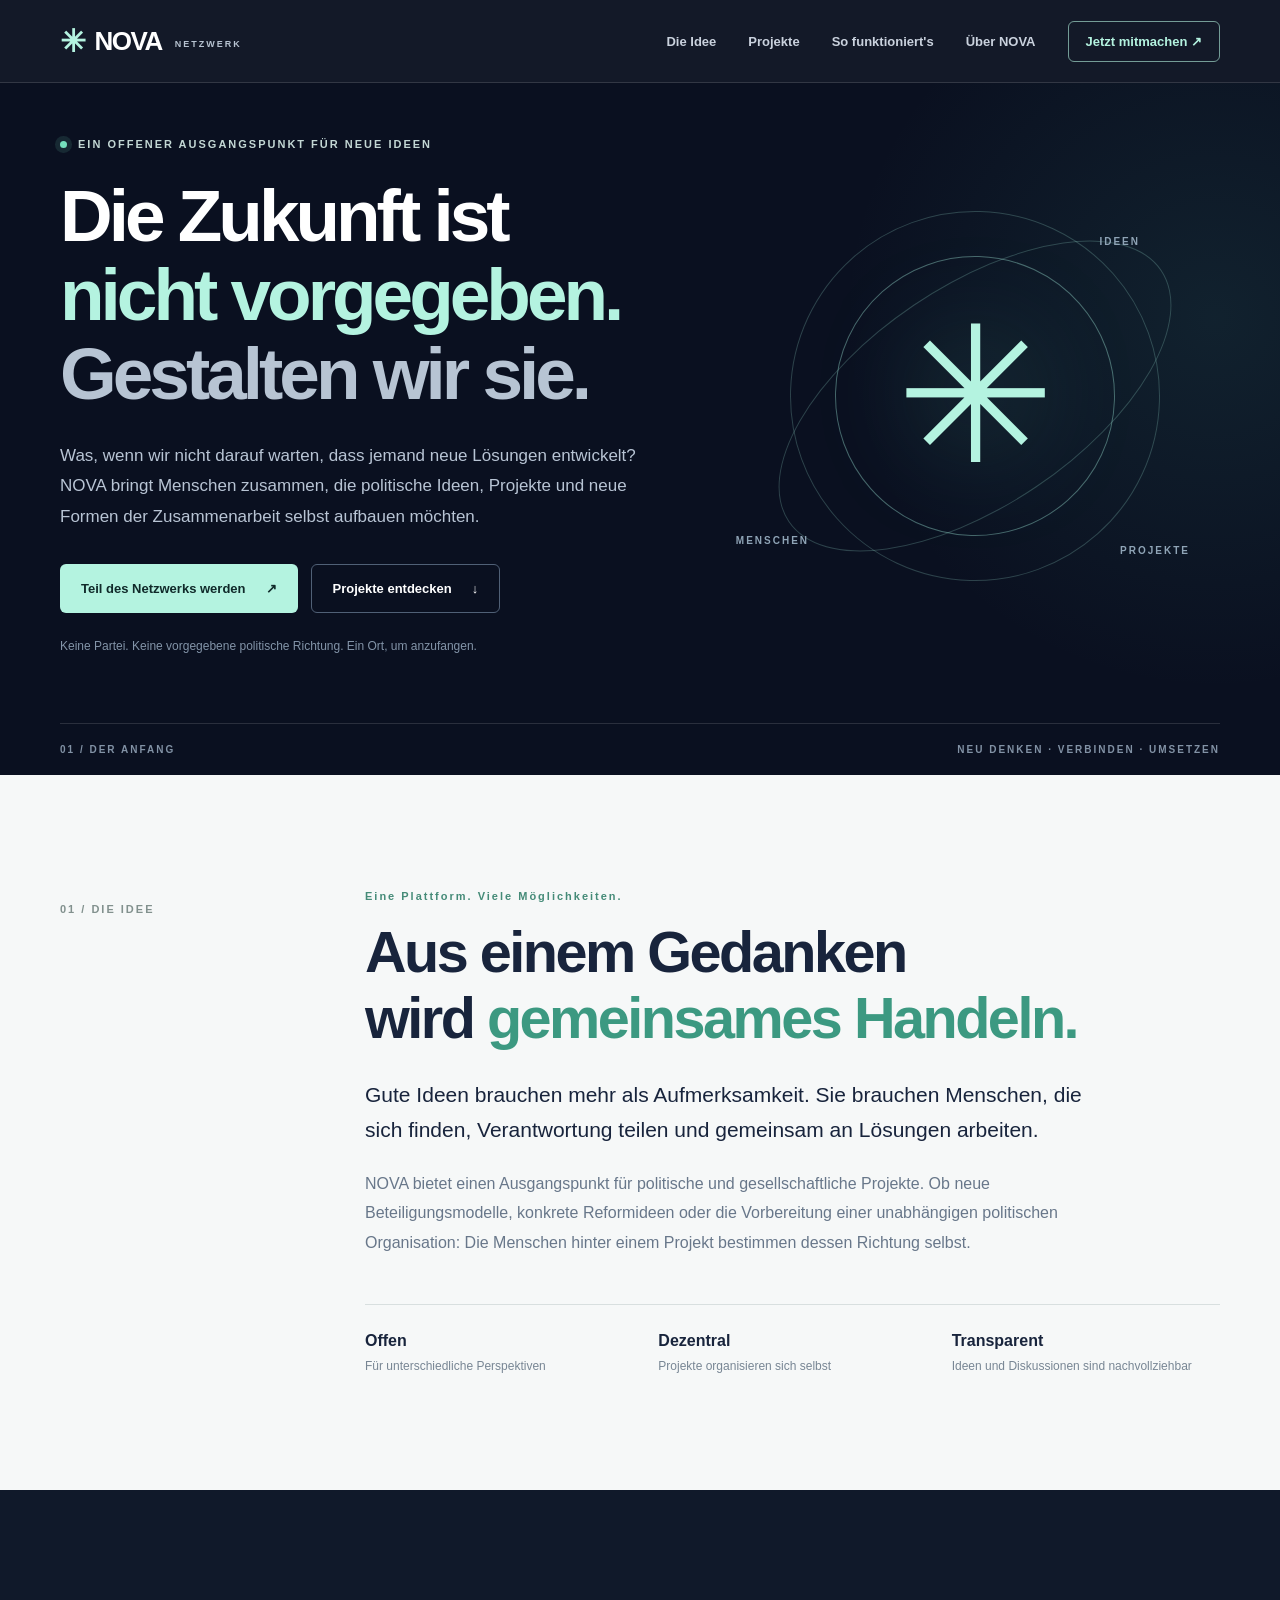
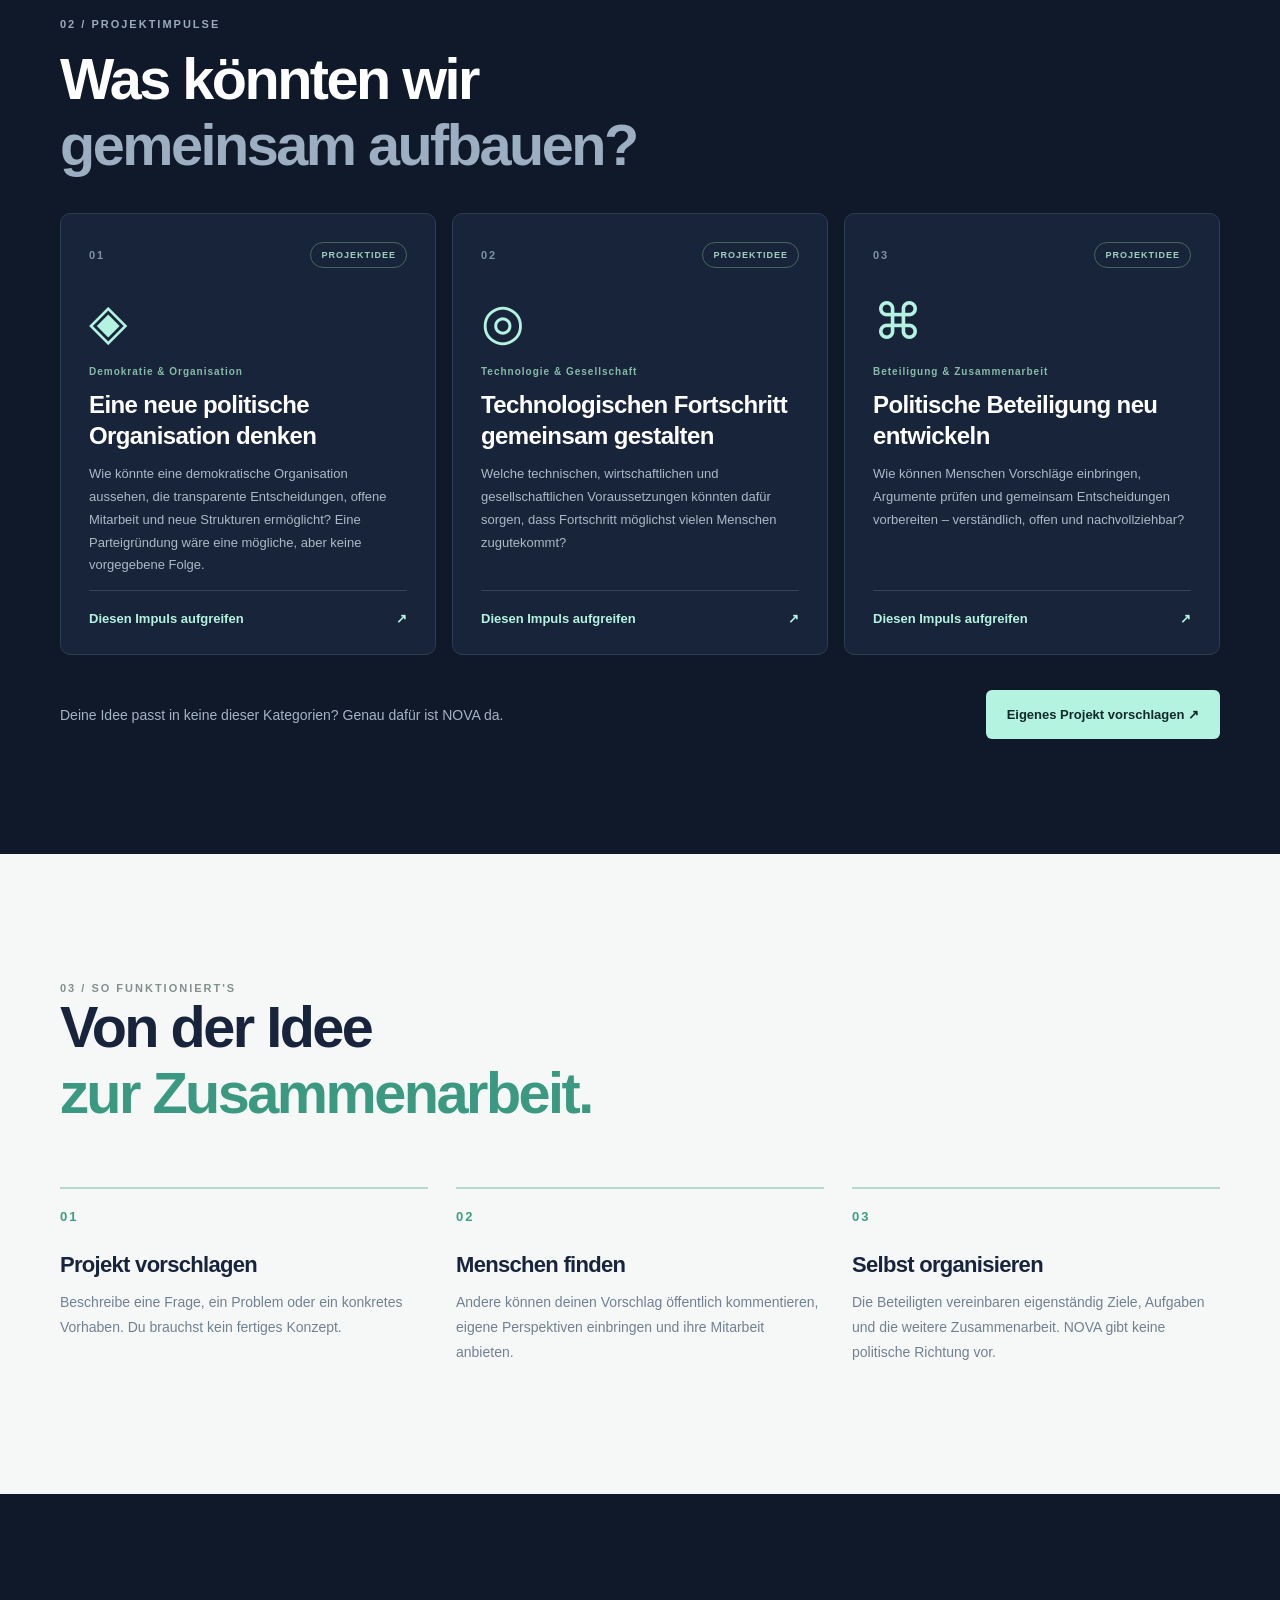
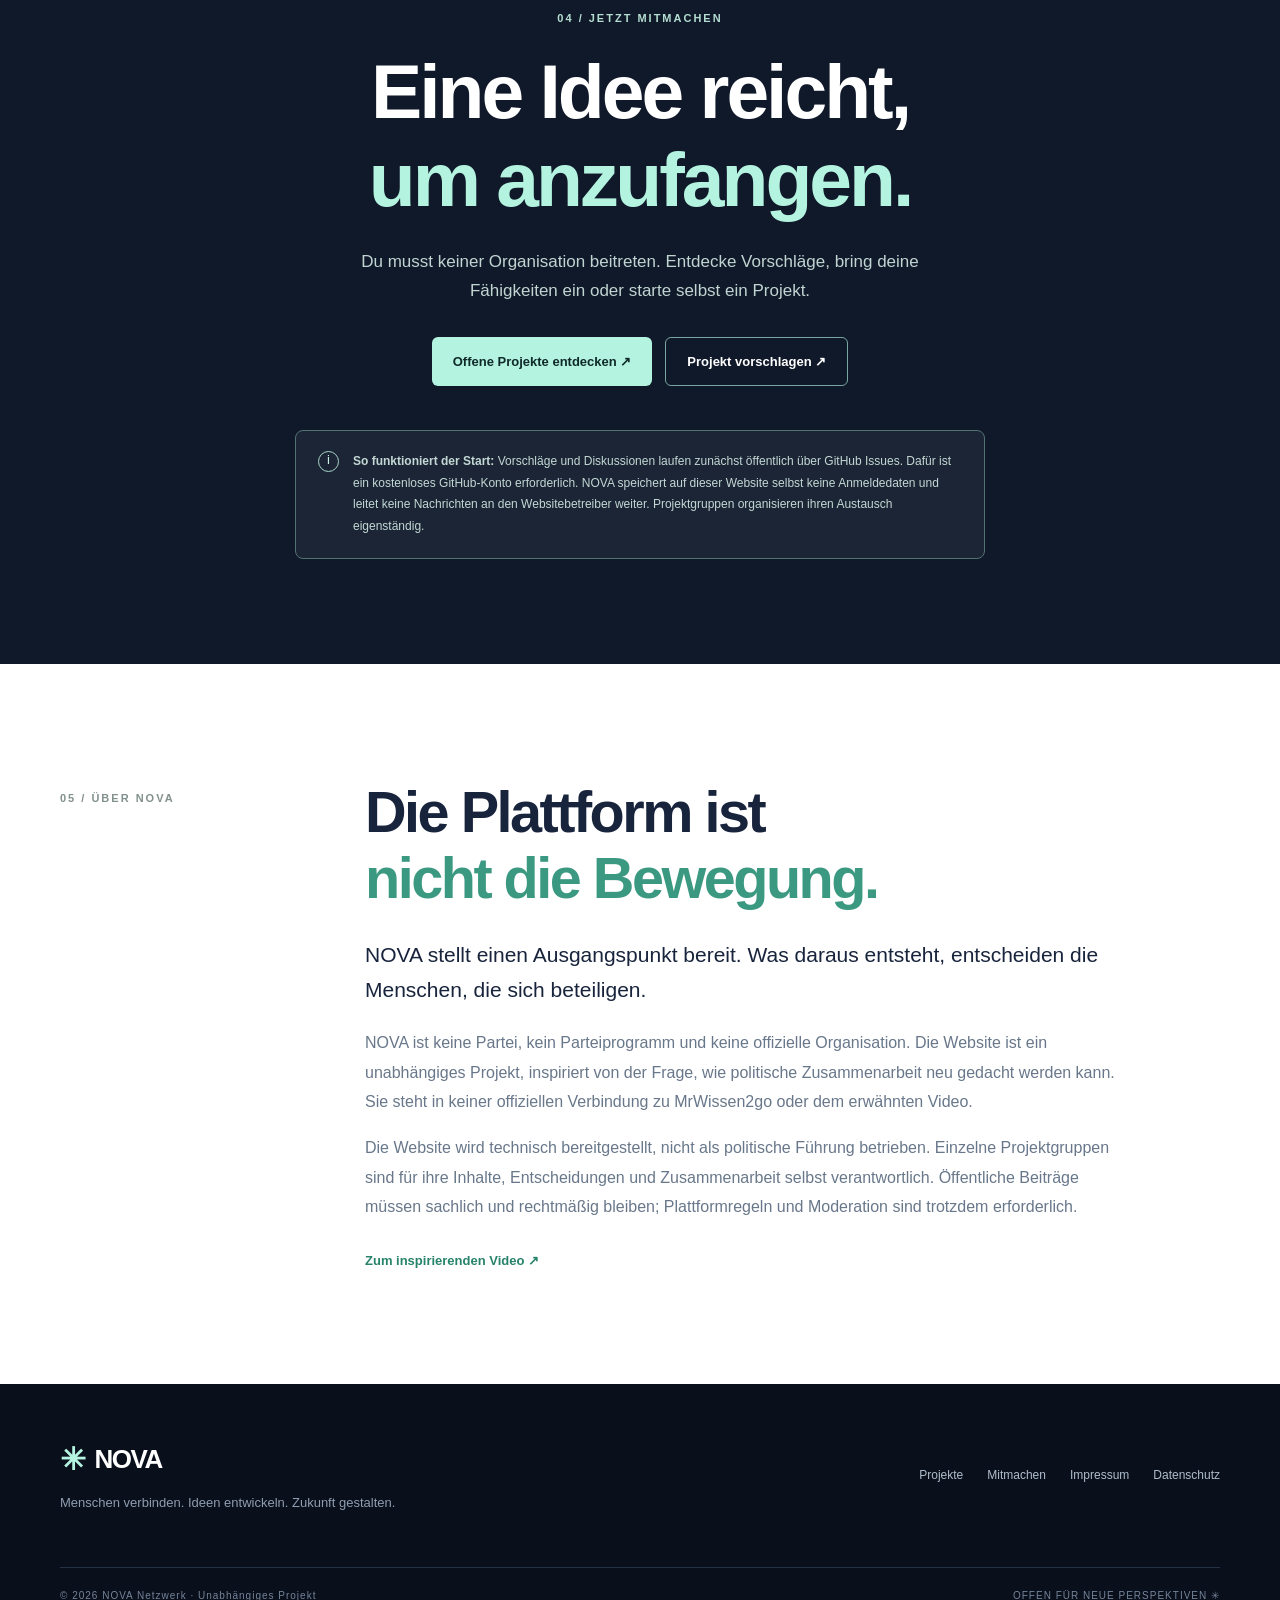
<file: index.html>
<!doctype html>
<html lang="de">
<head>
  <meta charset="utf-8">
  <meta name="viewport" content="width=device-width,initial-scale=1">
  <meta name="theme-color" content="#0a1020">
  <meta name="description" content="NOVA Netzwerk – ein unabhängiger Ort, um politische Ideen und Projekte gemeinsam zu entwickeln.">
  <title>NOVA Netzwerk — Ideen verbinden. Zukunft gestalten.</title>
  <link rel="icon" href="favicon.svg" type="image/svg+xml">
  <link rel="stylesheet" href="./styles.css?v=13">
  <script src="./script.js?v=12" defer></script>
</head>
<body>

<header class="site-header">
  <div class="container nav">
    <a class="logo" href="#start" aria-label="NOVA Startseite"><span class="logo-symbol">✳</span> NOVA<span class="logo-sub">NETZWERK</span></a>
    <button class="menu-button" id="menu-button" aria-expanded="false" aria-controls="navigation" aria-label="Navigation öffnen">☰</button>
    <nav id="navigation" aria-label="Hauptnavigation">
      <a href="#idee">Die Idee</a>
      <a href="./projekte.html">Projekte</a>
      <a href="#ablauf">So funktioniert's</a>
      <a href="#ueber">Über NOVA</a>
      <a class="nav-cta" href="#mitmachen">Jetzt mitmachen ↗</a>
    </nav>
  </div>
</header>

<main>
  <section class="hero" id="start">
    <div class="hero-glow"></div>
    <div class="container hero-layout">
      <div class="hero-copy">
        <div class="eyebrow"><span class="live-dot"></span> EIN OFFENER AUSGANGSPUNKT FÜR NEUE IDEEN</div>
        <h1>Die Zukunft ist<br><em>nicht vorgegeben.</em><br><span>Gestalten wir sie.</span></h1>
        <p class="hero-description">Was, wenn wir nicht darauf warten, dass jemand neue Lösungen entwickelt? NOVA bringt Menschen zusammen, die politische Ideen, Projekte und neue Formen der Zusammenarbeit selbst aufbauen möchten.</p>
        <div class="hero-buttons">
          <a class="button button-primary" href="#mitmachen">Teil des Netzwerks werden <span>↗</span></a>
          <a class="button button-outline" href="./projekte.html">Projekte entdecken <span>↓</span></a>
        </div>
        <p class="hero-note">Keine Partei. Keine vorgegebene politische Richtung. Ein Ort, um anzufangen.</p>
      </div>
      <div class="hero-art" aria-hidden="true">
        <div class="orb orb-a"></div>
        <div class="orb orb-b"></div>
        <div class="orb orb-c"></div>
        <div class="star-core">✳</div>
        <span class="orbit-label label-one">IDEEN</span>
        <span class="orbit-label label-two">MENSCHEN</span>
        <span class="orbit-label label-three">PROJEKTE</span>
      </div>
    </div>
    <div class="container hero-bottom">
      <span>01 / DER ANFANG</span>
      <span>NEU DENKEN · VERBINDEN · UMSETZEN</span>
    </div>
  </section>

  <section class="section section-light" id="idee">
    <div class="container split">
      <div class="section-index">01 / DIE IDEE</div>
      <div>
        <p class="overline">Eine Plattform. Viele Möglichkeiten.</p>
        <h2>Aus einem Gedanken<br>wird <span class="accent">gemeinsames Handeln.</span></h2>
        <p class="large-text">Gute Ideen brauchen mehr als Aufmerksamkeit. Sie brauchen Menschen, die sich finden, Verantwortung teilen und gemeinsam an Lösungen arbeiten.</p>
        <p class="body-text">NOVA bietet einen Ausgangspunkt für politische und gesellschaftliche Projekte. Ob neue Beteiligungsmodelle, konkrete Reformideen oder die Vorbereitung einer unabhängigen politischen Organisation: Die Menschen hinter einem Projekt bestimmen dessen Richtung selbst.</p>
        <div class="value-grid">
          <div><strong>Offen</strong><span>Für unterschiedliche Perspektiven</span></div>
          <div><strong>Dezentral</strong><span>Projekte organisieren sich selbst</span></div>
          <div><strong>Transparent</strong><span>Ideen und Diskussionen sind nachvollziehbar</span></div>
        </div>
      </div>
    </div>
  </section>

  <section class="section section-dark" id="projekte">
    <div class="container">
      <div class="section-top">
        <div>
          <div class="section-index">02 / PROJEKTIMPULSE</div>
          <h2>Was könnten wir<br><span class="muted">gemeinsam aufbauen?</span></h2>
        </div>
      </div>
      <div class="project-grid">
        <article class="project-card">
          <div class="card-top"><span class="project-number">01</span><span class="status">PROJEKTIDEE</span></div>
          <div class="project-icon">◈</div>
          <div class="tag">Demokratie & Organisation</div>
          <h3>Eine neue politische Organisation denken</h3>
          <p>Wie könnte eine demokratische Organisation aussehen, die transparente Entscheidungen, offene Mitarbeit und neue Strukturen ermöglicht? Eine Parteigründung wäre eine mögliche, aber keine vorgegebene Folge.</p>
          <a class="card-link" data-issue="organisation" href="#mitmachen">Diesen Impuls aufgreifen <span>↗</span></a>
        </article>
        <article class="project-card">
          <div class="card-top"><span class="project-number">02</span><span class="status">PROJEKTIDEE</span></div>
          <div class="project-icon">◎</div>
          <div class="tag">Technologie & Gesellschaft</div>
          <h3>Technologischen Fortschritt gemeinsam gestalten</h3>
          <p>Welche technischen, wirtschaftlichen und gesellschaftlichen Voraussetzungen könnten dafür sorgen, dass Fortschritt möglichst vielen Menschen zugutekommt?</p>
          <a class="card-link" data-issue="technologie" href="#mitmachen">Diesen Impuls aufgreifen <span>↗</span></a>
        </article>
        <article class="project-card">
          <div class="card-top"><span class="project-number">03</span><span class="status">PROJEKTIDEE</span></div>
          <div class="project-icon">⌘</div>
          <div class="tag">Beteiligung & Zusammenarbeit</div>
          <h3>Politische Beteiligung neu entwickeln</h3>
          <p>Wie können Menschen Vorschläge einbringen, Argumente prüfen und gemeinsam Entscheidungen vorbereiten – verständlich, offen und nachvollziehbar?</p>
          <a class="card-link" data-issue="beteiligung" href="#mitmachen">Diesen Impuls aufgreifen <span>↗</span></a>
        </article>
      </div>
      <div class="project-bottom">
        <p>Deine Idee passt in keine dieser Kategorien? Genau dafür ist NOVA da.</p>
        <a class="button button-primary" id="new-project" href="https://github.com/Mxrkus21/nova-website/issues/new" target="_blank" rel="noopener noreferrer">Eigenes Projekt vorschlagen ↗</a>
      </div>
    </div>
  </section>

  <section class="section section-light" id="ablauf">
    <div class="container">
      <div class="section-index">03 / SO FUNKTIONIERT'S</div>
      <h2>Von der Idee<br><span class="accent">zur Zusammenarbeit.</span></h2>
      <div class="steps">
        <div class="step"><span>01</span><div><h3>Projekt vorschlagen</h3><p>Beschreibe eine Frage, ein Problem oder ein konkretes Vorhaben. Du brauchst kein fertiges Konzept.</p></div></div>
        <div class="step"><span>02</span><div><h3>Menschen finden</h3><p>Andere können deinen Vorschlag öffentlich kommentieren, eigene Perspektiven einbringen und ihre Mitarbeit anbieten.</p></div></div>
        <div class="step"><span>03</span><div><h3>Selbst organisieren</h3><p>Die Beteiligten vereinbaren eigenständig Ziele, Aufgaben und die weitere Zusammenarbeit. NOVA gibt keine politische Richtung vor.</p></div></div>
      </div>
    </div>
  </section>

  <section class="join" id="mitmachen">
    <div class="container join-inner">
      <div class="section-index">04 / JETZT MITMACHEN</div>
      <h2>Eine Idee reicht,<br><em>um anzufangen.</em></h2>
      <p>Du musst keiner Organisation beitreten. Entdecke Vorschläge, bring deine Fähigkeiten ein oder starte selbst ein Projekt.</p>
      <div class="join-actions">
        <a class="button button-primary" href="./projekte.html">Offene Projekte entdecken ↗</a>
        <a class="button button-outline" href="https://github.com/Mxrkus21/nova-website/issues/new" target="_blank" rel="noopener noreferrer">Projekt vorschlagen ↗</a>
      </div>
      <div class="join-explainer">
        <span class="info-icon">i</span>
        <p><strong>So funktioniert der Start:</strong> Vorschläge und Diskussionen laufen zunächst öffentlich über GitHub Issues. Dafür ist ein kostenloses GitHub-Konto erforderlich. NOVA speichert auf dieser Website selbst keine Anmeldedaten und leitet keine Nachrichten an den Websitebetreiber weiter. Projektgruppen organisieren ihren Austausch eigenständig.</p>
      </div>
    </div>
  </section>

  <section class="section about" id="ueber">
    <div class="container split">
      <div class="section-index">05 / ÜBER NOVA</div>
      <div>
        <h2>Die Plattform ist<br><span class="accent">nicht die Bewegung.</span></h2>
        <p class="large-text">NOVA stellt einen Ausgangspunkt bereit. Was daraus entsteht, entscheiden die Menschen, die sich beteiligen.</p>
        <p class="body-text">NOVA ist keine Partei, kein Parteiprogramm und keine offizielle Organisation. Die Website ist ein unabhängiges Projekt, inspiriert von der Frage, wie politische Zusammenarbeit neu gedacht werden kann. Sie steht in keiner offiziellen Verbindung zu MrWissen2go oder dem erwähnten Video.</p>
        <p class="body-text">Die Website wird technisch bereitgestellt, nicht als politische Führung betrieben. Einzelne Projektgruppen sind für ihre Inhalte, Entscheidungen und Zusammenarbeit selbst verantwortlich. Öffentliche Beiträge müssen sachlich und rechtmäßig bleiben; Plattformregeln und Moderation sind trotzdem erforderlich.</p>
        <a class="subtle-link" href="https://youtu.be/ABonj-Rnrn4" target="_blank" rel="noopener noreferrer">Zum inspirierenden Video ↗</a>
      </div>
    </div>
  </section>
</main>

<footer class="footer">
  <div class="container footer-main">
    <div>
      <a class="logo" href="#start"><span class="logo-symbol">✳</span> NOVA</a>
      <p>Menschen verbinden. Ideen entwickeln. Zukunft gestalten.</p>
    </div>
    <div class="footer-links">
      <a href="./projekte.html">Projekte</a>
      <a href="#mitmachen">Mitmachen</a>
      <a href="impressum.html">Impressum</a>
      <a href="datenschutz.html">Datenschutz</a>
    </div>
  </div>
  <div class="container footer-bottom">
    <span>© <span id="year">2026</span> NOVA Netzwerk · Unabhängiges Projekt</span>
    <span>OFFEN FÜR NEUE PERSPEKTIVEN ✳</span>
  </div>
</footer>

<!-- Cloudflare Web Analytics -->
<script defer
  src="https://static.cloudflareinsights.com/beacon.min.js"
  data-cf-beacon='{"token":"76398a3cba4846b3bd33dc919ead61bb"}'>
</script>
<!-- End Cloudflare Web Analytics -->

</body>
</html>
</file>
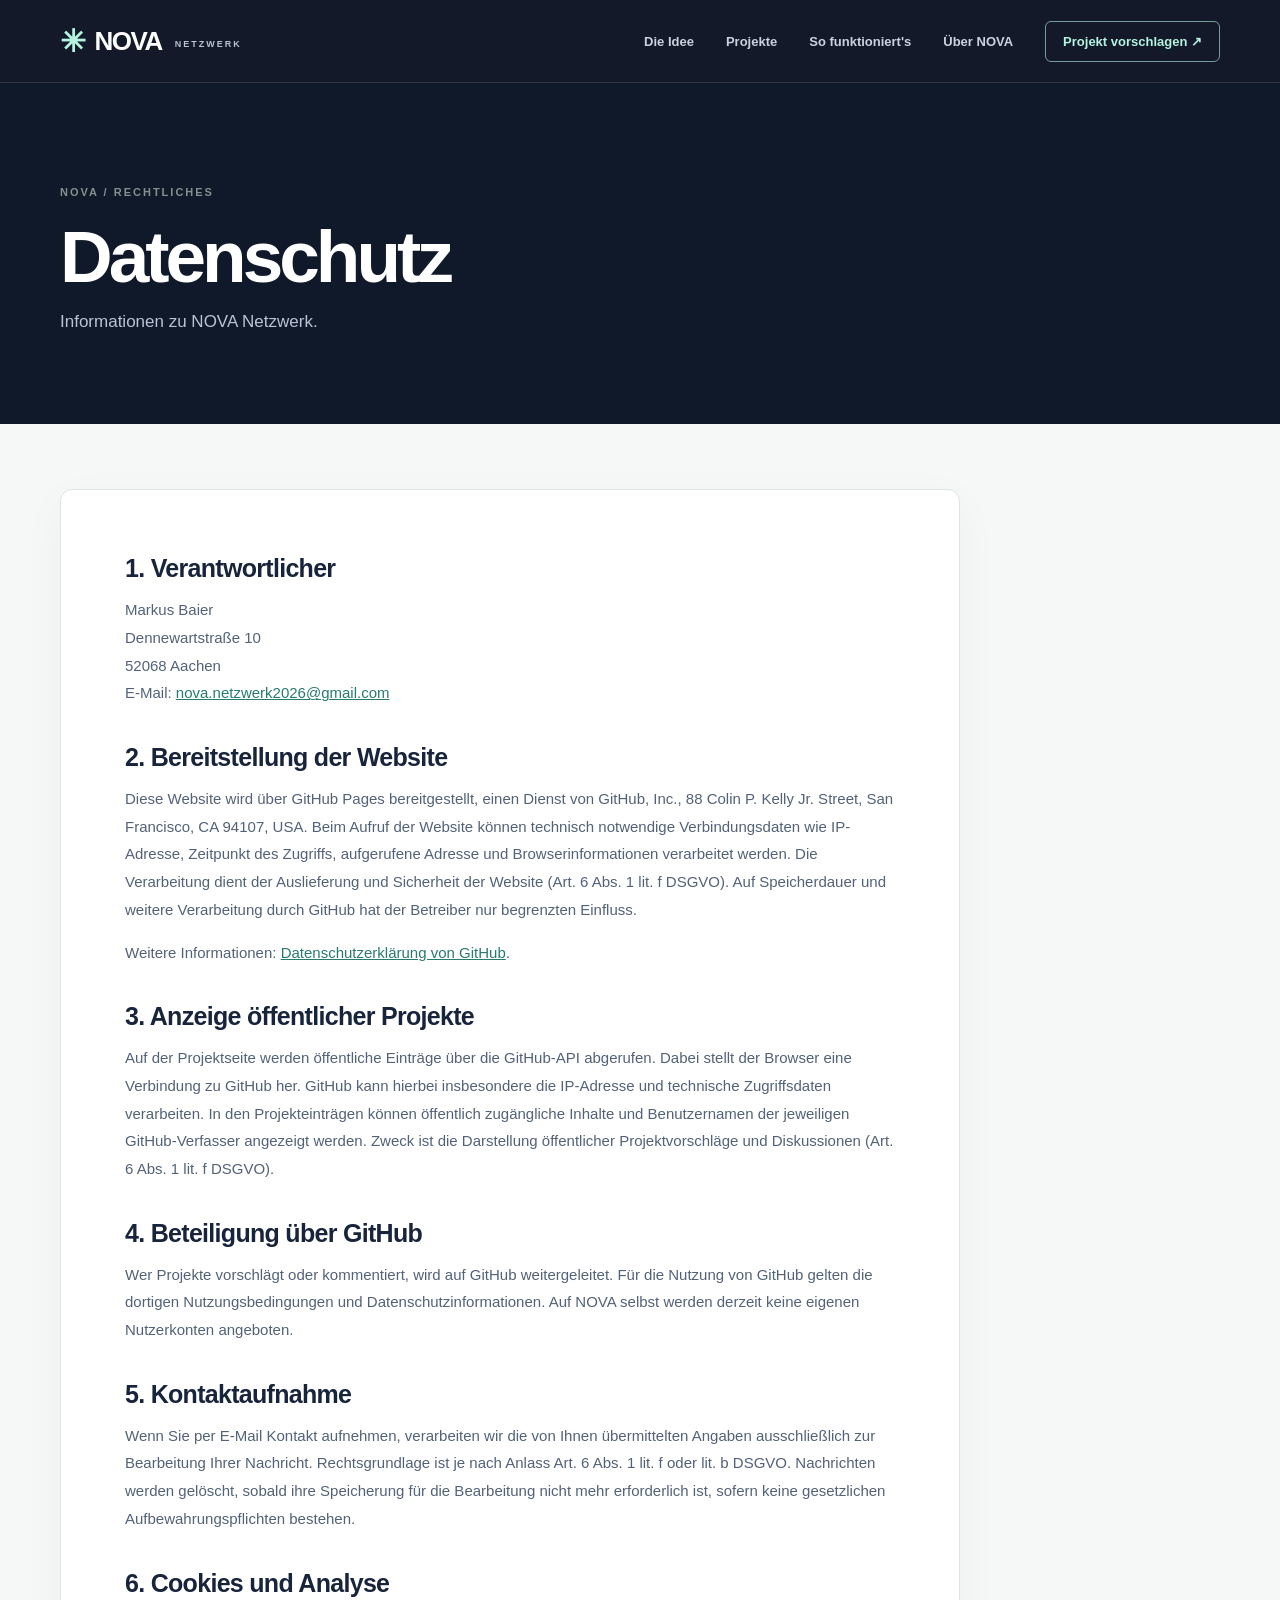
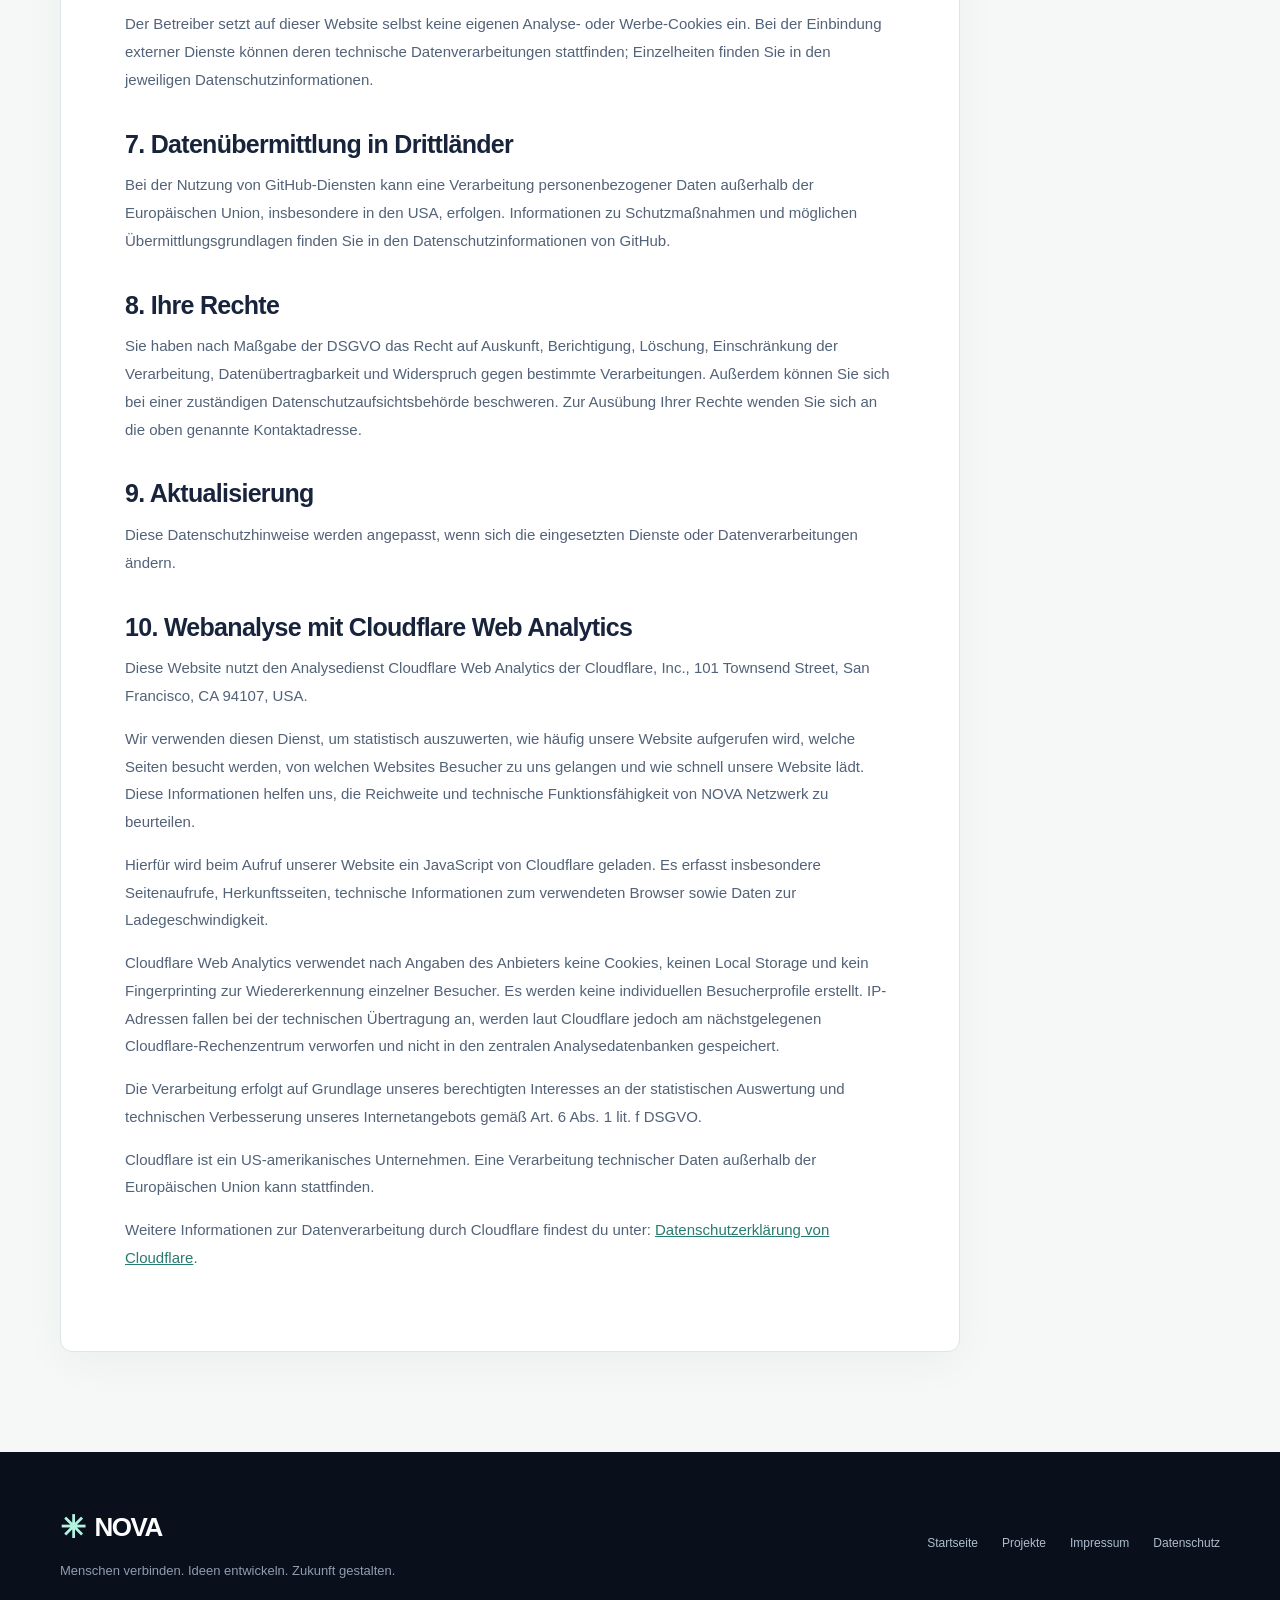
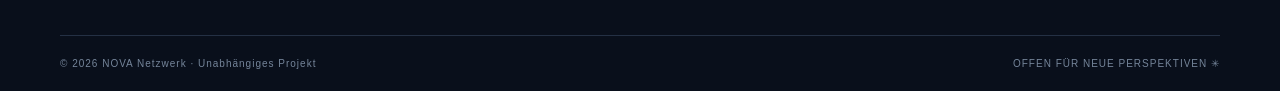
<file: datenschutz.html>
<!doctype html>
<html lang="de">
<head>
<meta charset="utf-8">
<meta name="viewport" content="width=device-width,initial-scale=1">
<meta name="theme-color" content="#0a1020">
<title>Datenschutz — NOVA Netzwerk</title>
<link rel="icon" href="./favicon.svg">
<link rel="stylesheet" href="./styles.css?v=13">
<style>.legal-hero{background:#10192a;color:white;padding:90px 0 70px}.legal-hero h1{margin:20px 0 10px}.legal-content{background:#f6f8f8;padding:65px 0 100px}.legal-sheet{background:#fff;border:1px solid #dce5e7;border-radius:12px;padding:clamp(24px,5vw,64px);max-width:900px;box-shadow:0 12px 45px rgba(10,16,32,.04)}.legal-sheet h2{font-size:25px;letter-spacing:-.7px;margin:36px 0 13px}.legal-sheet h2:first-child{margin-top:0}.legal-sheet p,.legal-sheet li{line-height:1.85;color:#526278;font-size:15px}.legal-sheet a{color:#287b70;text-decoration:underline}.legal-sheet strong{color:#18243c}.legal-sheet ul{padding-left:22px}@media(max-width:740px){.legal-hero{padding:65px 0 50px}.legal-content{padding:35px 0 65px}}</style>
<script src="./script.js?v=12" defer></script>
</head>
<body>
<header class="site-header"><div class="container nav"><a class="logo" href="./index.html#start"><span class="logo-symbol">✳</span> NOVA<span class="logo-sub">NETZWERK</span></a><button class="menu-button" id="menu-button" aria-expanded="false" aria-controls="navigation" aria-label="Navigation öffnen">☰</button><nav id="navigation" aria-label="Hauptnavigation"><a href="./index.html#idee">Die Idee</a><a href="./projekte.html">Projekte</a><a href="./index.html#ablauf">So funktioniert's</a><a href="./index.html#ueber">Über NOVA</a><a class="nav-cta" href="https://github.com/Mxrkus21/nova-website/issues/new" target="_blank" rel="noopener noreferrer">Projekt vorschlagen ↗</a></nav></div></header>
<main>
<section class="legal-hero"><div class="container"><div class="section-index">NOVA / RECHTLICHES</div><h1>Datenschutz</h1><p class="hero-description">Informationen zu NOVA Netzwerk.</p></div></section>
<section class="legal-content"><div class="container"><article class="legal-sheet">
<h2>1. Verantwortlicher</h2>
<p>Markus Baier<br>Dennewartstraße 10<br>52068 Aachen<br>E-Mail: <a href="mailto:nova.netzwerk2026@gmail.com">nova.netzwerk2026@gmail.com</a></p>

<h2>2. Bereitstellung der Website</h2>
<p>Diese Website wird über GitHub Pages bereitgestellt, einen Dienst von GitHub, Inc., 88 Colin P. Kelly Jr. Street, San Francisco, CA 94107, USA. Beim Aufruf der Website können technisch notwendige Verbindungsdaten wie IP-Adresse, Zeitpunkt des Zugriffs, aufgerufene Adresse und Browserinformationen verarbeitet werden. Die Verarbeitung dient der Auslieferung und Sicherheit der Website (Art. 6 Abs. 1 lit. f DSGVO). Auf Speicherdauer und weitere Verarbeitung durch GitHub hat der Betreiber nur begrenzten Einfluss.</p>
<p>Weitere Informationen: <a href="https://docs.github.com/de/site-policy/privacy-policies/github-general-privacy-statement" target="_blank" rel="noopener noreferrer">Datenschutzerklärung von GitHub</a>.</p>

<h2>3. Anzeige öffentlicher Projekte</h2>
<p>Auf der Projektseite werden öffentliche Einträge über die GitHub-API abgerufen. Dabei stellt der Browser eine Verbindung zu GitHub her. GitHub kann hierbei insbesondere die IP-Adresse und technische Zugriffsdaten verarbeiten. In den Projekteinträgen können öffentlich zugängliche Inhalte und Benutzernamen der jeweiligen GitHub-Verfasser angezeigt werden. Zweck ist die Darstellung öffentlicher Projektvorschläge und Diskussionen (Art. 6 Abs. 1 lit. f DSGVO).</p>

<h2>4. Beteiligung über GitHub</h2>
<p>Wer Projekte vorschlägt oder kommentiert, wird auf GitHub weitergeleitet. Für die Nutzung von GitHub gelten die dortigen Nutzungsbedingungen und Datenschutzinformationen. Auf NOVA selbst werden derzeit keine eigenen Nutzerkonten angeboten.</p>

<h2>5. Kontaktaufnahme</h2>
<p>Wenn Sie per E-Mail Kontakt aufnehmen, verarbeiten wir die von Ihnen übermittelten Angaben ausschließlich zur Bearbeitung Ihrer Nachricht. Rechtsgrundlage ist je nach Anlass Art. 6 Abs. 1 lit. f oder lit. b DSGVO. Nachrichten werden gelöscht, sobald ihre Speicherung für die Bearbeitung nicht mehr erforderlich ist, sofern keine gesetzlichen Aufbewahrungspflichten bestehen.</p>

<h2>6. Cookies und Analyse</h2>
<p>Der Betreiber setzt auf dieser Website selbst keine eigenen Analyse- oder Werbe-Cookies ein. Bei der Einbindung externer Dienste können deren technische Datenverarbeitungen stattfinden; Einzelheiten finden Sie in den jeweiligen Datenschutzinformationen.</p>

<h2>7. Datenübermittlung in Drittländer</h2>
<p>Bei der Nutzung von GitHub-Diensten kann eine Verarbeitung personenbezogener Daten außerhalb der Europäischen Union, insbesondere in den USA, erfolgen. Informationen zu Schutzmaßnahmen und möglichen Übermittlungsgrundlagen finden Sie in den Datenschutzinformationen von GitHub.</p>

<h2>8. Ihre Rechte</h2>
<p>Sie haben nach Maßgabe der DSGVO das Recht auf Auskunft, Berichtigung, Löschung, Einschränkung der Verarbeitung, Datenübertragbarkeit und Widerspruch gegen bestimmte Verarbeitungen. Außerdem können Sie sich bei einer zuständigen Datenschutzaufsichtsbehörde beschweren. Zur Ausübung Ihrer Rechte wenden Sie sich an die oben genannte Kontaktadresse.</p>

<h2>9. Aktualisierung</h2>
<p>Diese Datenschutzhinweise werden angepasst, wenn sich die eingesetzten Dienste oder Datenverarbeitungen ändern.</p>

<h2>10. Webanalyse mit Cloudflare Web Analytics</h2>
<p>Diese Website nutzt den Analysedienst Cloudflare Web Analytics der Cloudflare, Inc., 101 Townsend Street, San Francisco, CA 94107, USA.</p>
<p>Wir verwenden diesen Dienst, um statistisch auszuwerten, wie häufig unsere Website aufgerufen wird, welche Seiten besucht werden, von welchen Websites Besucher zu uns gelangen und wie schnell unsere Website lädt. Diese Informationen helfen uns, die Reichweite und technische Funktionsfähigkeit von NOVA Netzwerk zu beurteilen.</p>
<p>Hierfür wird beim Aufruf unserer Website ein JavaScript von Cloudflare geladen. Es erfasst insbesondere Seitenaufrufe, Herkunftsseiten, technische Informationen zum verwendeten Browser sowie Daten zur Ladegeschwindigkeit.</p>
<p>Cloudflare Web Analytics verwendet nach Angaben des Anbieters keine Cookies, keinen Local Storage und kein Fingerprinting zur Wiedererkennung einzelner Besucher. Es werden keine individuellen Besucherprofile erstellt. IP-Adressen fallen bei der technischen Übertragung an, werden laut Cloudflare jedoch am nächstgelegenen Cloudflare-Rechenzentrum verworfen und nicht in den zentralen Analysedatenbanken gespeichert.</p>
<p>Die Verarbeitung erfolgt auf Grundlage unseres berechtigten Interesses an der statistischen Auswertung und technischen Verbesserung unseres Internetangebots gemäß Art. 6 Abs. 1 lit. f DSGVO.</p>
<p>Cloudflare ist ein US-amerikanisches Unternehmen. Eine Verarbeitung technischer Daten außerhalb der Europäischen Union kann stattfinden.</p>
<p>Weitere Informationen zur Datenverarbeitung durch Cloudflare findest du unter: <a href="https://www.cloudflare.com/privacypolicy/" target="_blank" rel="noopener noreferrer">Datenschutzerklärung von Cloudflare</a>.</p>
</article></div></section>
</main>
<footer class="footer"><div class="container footer-main"><div><a class="logo" href="./index.html"><span class="logo-symbol">✳</span> NOVA</a><p>Menschen verbinden. Ideen entwickeln. Zukunft gestalten.</p></div><div class="footer-links"><a href="./index.html">Startseite</a><a href="./projekte.html">Projekte</a><a href="./impressum.html">Impressum</a><a href="./datenschutz.html">Datenschutz</a></div></div><div class="container footer-bottom"><span>© <span id="year">2026</span> NOVA Netzwerk · Unabhängiges Projekt</span><span>OFFEN FÜR NEUE PERSPEKTIVEN ✳</span></div></footer>
</body>
</html>
</file>
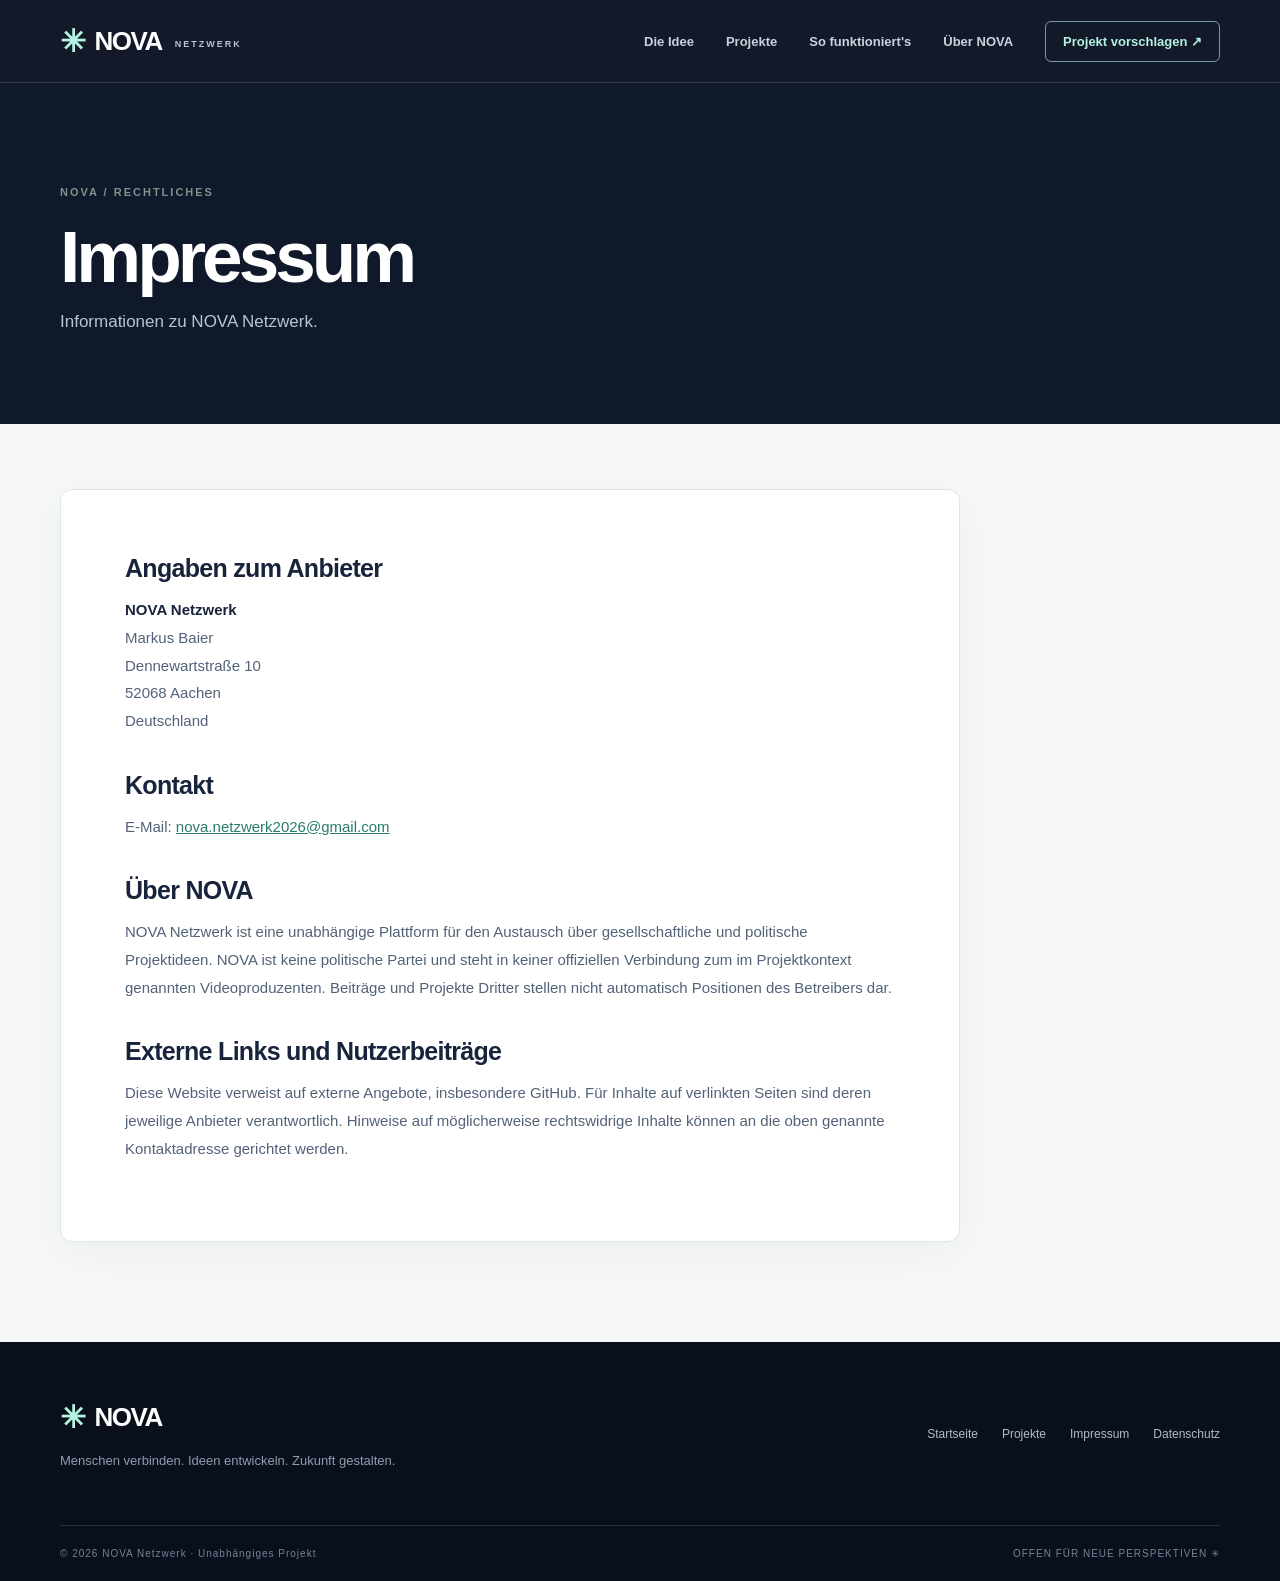
<file: impressum.html>
<!doctype html><html lang="de"><head><meta charset="utf-8"><meta name="viewport" content="width=device-width,initial-scale=1"><meta name="theme-color" content="#0a1020"><title>Impressum — NOVA Netzwerk</title><link rel="icon" href="./favicon.svg"><link rel="stylesheet" href="./styles.css?v=13"><style>.legal-hero{background:#10192a;color:white;padding:90px 0 70px}.legal-hero h1{margin:20px 0 10px}.legal-content{background:#f6f8f8;padding:65px 0 100px}.legal-sheet{background:#fff;border:1px solid #dce5e7;border-radius:12px;padding:clamp(24px,5vw,64px);max-width:900px;box-shadow:0 12px 45px rgba(10,16,32,.04)}.legal-sheet h2{font-size:25px;letter-spacing:-.7px;margin:36px 0 13px}.legal-sheet h2:first-child{margin-top:0}.legal-sheet p,.legal-sheet li{line-height:1.85;color:#526278;font-size:15px}.legal-sheet a{color:#287b70;text-decoration:underline}.legal-sheet strong{color:#18243c}.legal-sheet ul{padding-left:22px}@media(max-width:740px){.legal-hero{padding:65px 0 50px}.legal-content{padding:35px 0 65px}}</style><script src="./script.js?v=12" defer></script></head><body><header class="site-header"><div class="container nav"><a class="logo" href="./index.html#start"><span class="logo-symbol">✳</span> NOVA<span class="logo-sub">NETZWERK</span></a><button class="menu-button" id="menu-button" aria-expanded="false" aria-controls="navigation" aria-label="Navigation öffnen">☰</button><nav id="navigation" aria-label="Hauptnavigation"><a href="./index.html#idee">Die Idee</a><a href="./projekte.html">Projekte</a><a href="./index.html#ablauf">So funktioniert's</a><a href="./index.html#ueber">Über NOVA</a><a class="nav-cta" href="https://github.com/Mxrkus21/nova-website/issues/new" target="_blank" rel="noopener noreferrer">Projekt vorschlagen ↗</a></nav></div></header><main><section class="legal-hero"><div class="container"><div class="section-index">NOVA / RECHTLICHES</div><h1>Impressum</h1><p class="hero-description">Informationen zu NOVA Netzwerk.</p></div></section><section class="legal-content"><div class="container"><article class="legal-sheet"><h2>Angaben zum Anbieter</h2><p><strong>NOVA Netzwerk</strong><br>Markus Baier<br>Dennewartstraße 10<br>52068 Aachen<br>Deutschland</p><h2>Kontakt</h2><p>E-Mail: <a href="mailto:nova.netzwerk2026@gmail.com">nova.netzwerk2026@gmail.com</a></p><h2>Über NOVA</h2><p>NOVA Netzwerk ist eine unabhängige Plattform für den Austausch über gesellschaftliche und politische Projektideen. NOVA ist keine politische Partei und steht in keiner offiziellen Verbindung zum im Projektkontext genannten Videoproduzenten. Beiträge und Projekte Dritter stellen nicht automatisch Positionen des Betreibers dar.</p><h2>Externe Links und Nutzerbeiträge</h2><p>Diese Website verweist auf externe Angebote, insbesondere GitHub. Für Inhalte auf verlinkten Seiten sind deren jeweilige Anbieter verantwortlich. Hinweise auf möglicherweise rechtswidrige Inhalte können an die oben genannte Kontaktadresse gerichtet werden.</p></article></div></section></main><footer class="footer"><div class="container footer-main"><div><a class="logo" href="./index.html"><span class="logo-symbol">✳</span> NOVA</a><p>Menschen verbinden. Ideen entwickeln. Zukunft gestalten.</p></div><div class="footer-links"><a href="./index.html">Startseite</a><a href="./projekte.html">Projekte</a><a href="./impressum.html">Impressum</a><a href="./datenschutz.html">Datenschutz</a></div></div><div class="container footer-bottom"><span>© <span id="year">2026</span> NOVA Netzwerk · Unabhängiges Projekt</span><span>OFFEN FÜR NEUE PERSPEKTIVEN ✳</span></div></footer></body></html>
</file>
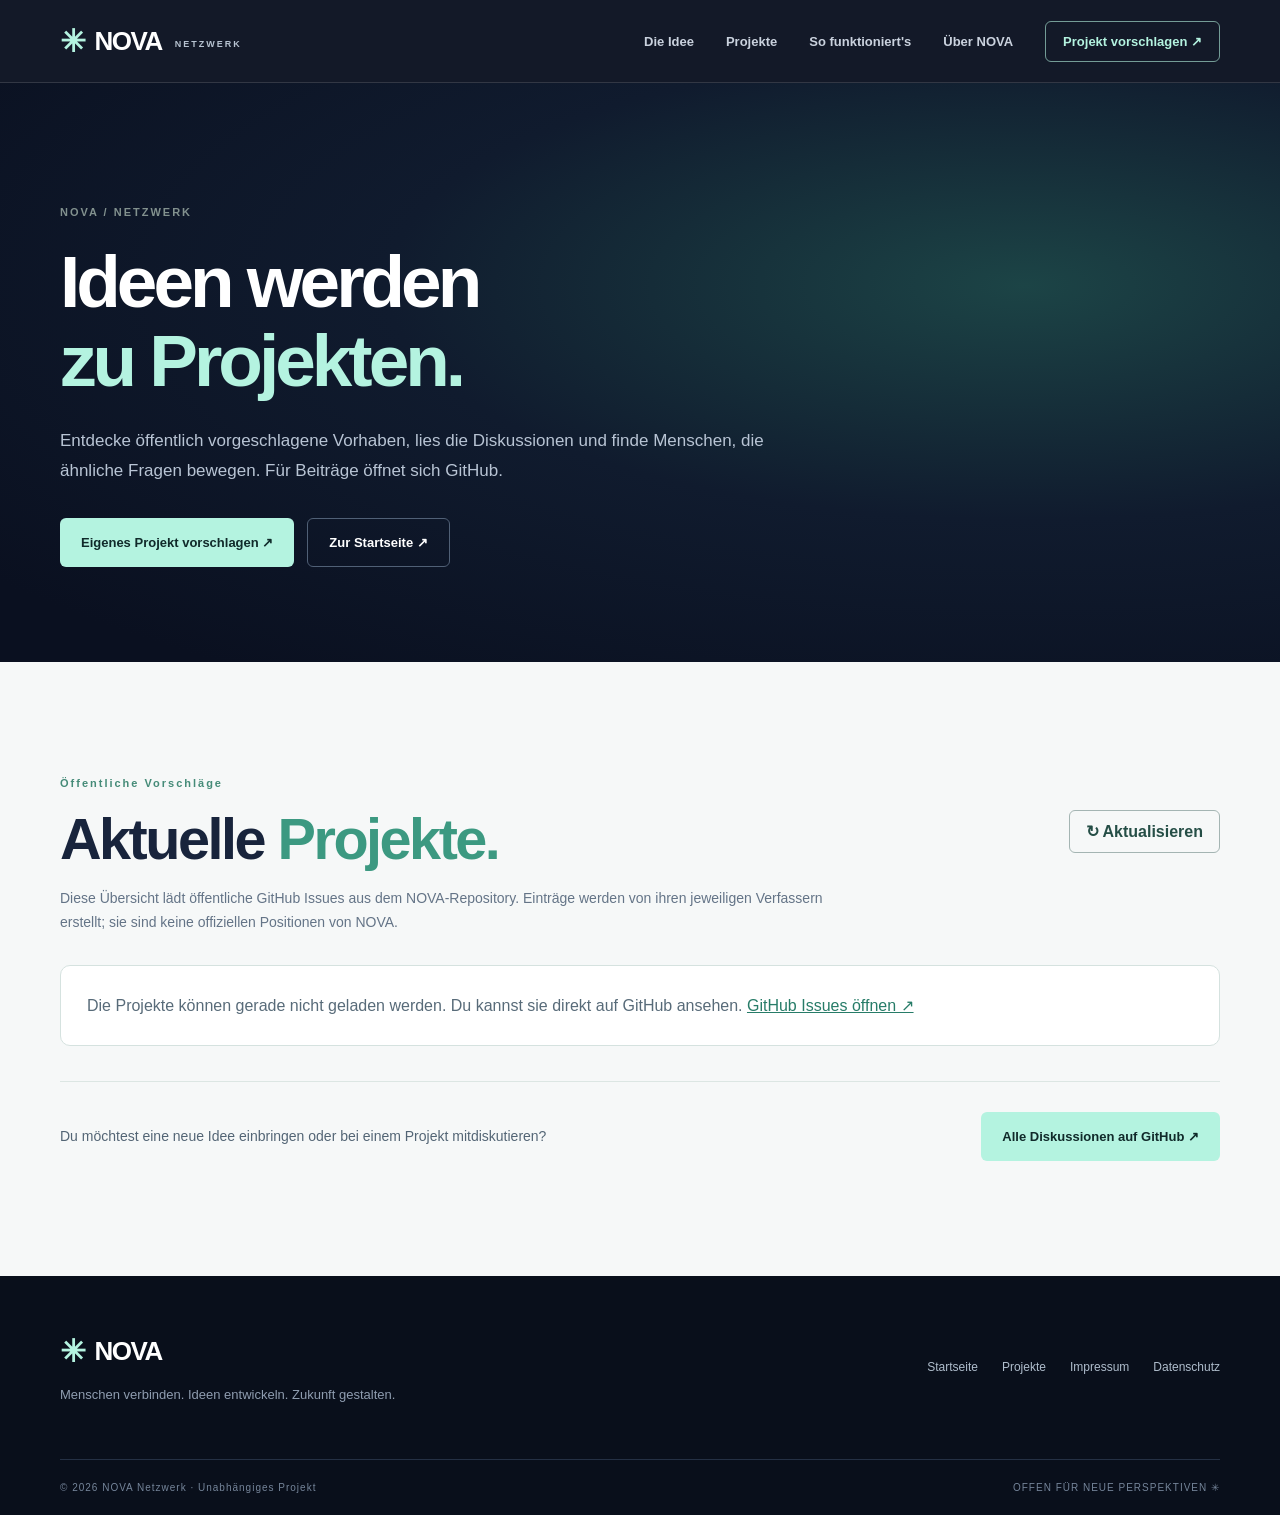
<file: projekte.html>
<!doctype html><html lang="de"><head><meta charset="utf-8"><meta name="viewport" content="width=device-width,initial-scale=1"><meta name="theme-color" content="#0a1020"><meta name="description" content="Aktuelle NOVA-Projekte und Diskussionen, direkt aus GitHub Issues."><title>Projekte — NOVA Netzwerk</title><link rel="icon" href="./favicon.svg"><link rel="stylesheet" href="./styles.css?v=13"><script src="./projects.js?v=12" defer></script></head><body><header class="site-header"><div class="container nav"><a class="logo" href="./index.html#start"><span class="logo-symbol">✳</span> NOVA<span class="logo-sub">NETZWERK</span></a><button class="menu-button" id="menu-button" aria-expanded="false" aria-controls="navigation" aria-label="Navigation öffnen">☰</button><nav id="navigation" aria-label="Hauptnavigation"><a href="./index.html#idee">Die Idee</a><a href="./projekte.html" aria-current="page">Projekte</a><a href="./index.html#ablauf">So funktioniert's</a><a href="./index.html#ueber">Über NOVA</a><a class="nav-cta" href="https://github.com/Mxrkus21/nova-website/issues/new" target="_blank" rel="noopener noreferrer">Projekt vorschlagen ↗</a></nav></div></header><main><section class="projects-hero"><div class="container"><div class="section-index">NOVA / NETZWERK</div><h1>Ideen werden<br><em>zu Projekten.</em></h1><p class="hero-description">Entdecke öffentlich vorgeschlagene Vorhaben, lies die Diskussionen und finde Menschen, die ähnliche Fragen bewegen. Für Beiträge öffnet sich GitHub.</p><div class="hero-buttons"><a class="button button-primary" href="https://github.com/Mxrkus21/nova-website/issues/new" target="_blank" rel="noopener noreferrer">Eigenes Projekt vorschlagen ↗</a><a class="button button-outline" href="./index.html">Zur Startseite ↗</a></div></div></section><section class="section section-light projects-content"><div class="container"><div class="projects-toolbar"><div><p class="overline">Öffentliche Vorschläge</p><h2>Aktuelle <span class="accent">Projekte.</span></h2></div><button class="refresh-button" id="refresh-projects" type="button">↻ Aktualisieren</button></div><p class="projects-hint">Diese Übersicht lädt öffentliche GitHub Issues aus dem NOVA-Repository. Einträge werden von ihren jeweiligen Verfassern erstellt; sie sind keine offiziellen Positionen von NOVA.</p><div id="projects-status" class="projects-status" role="status" aria-live="polite">Projekte werden geladen …</div><div id="projects-list" class="live-project-grid" aria-live="polite"></div><div class="project-bottom projects-footer"><p>Du möchtest eine neue Idee einbringen oder bei einem Projekt mitdiskutieren?</p><a class="button button-primary" href="https://github.com/Mxrkus21/nova-website/issues" target="_blank" rel="noopener noreferrer">Alle Diskussionen auf GitHub ↗</a></div></div></section></main><footer class="footer"><div class="container footer-main"><div><a class="logo" href="./index.html"><span class="logo-symbol">✳</span> NOVA</a><p>Menschen verbinden. Ideen entwickeln. Zukunft gestalten.</p></div><div class="footer-links"><a href="./index.html">Startseite</a><a href="./projekte.html">Projekte</a><a href="./impressum.html">Impressum</a><a href="./datenschutz.html">Datenschutz</a></div></div><div class="container footer-bottom"><span>© <span id="year">2026</span> NOVA Netzwerk · Unabhängiges Projekt</span><span>OFFEN FÜR NEUE PERSPEKTIVEN ✳</span></div></footer><script src="./script.js?v=12" defer></script></body></html>
</file>
<file: styles.css>
:root{--dark:#0a1020;--dark2:#111a30;--ink:#18243c;--light:#f5f7f8;--white:#fff;--aqua:#b4f3e0;--mint:#75dfbd;--gray:#a5b2c4;--line:rgba(255,255,255,.13)}*{box-sizing:border-box}html{scroll-behavior:smooth}body{margin:0;font-family:Inter,ui-sans-serif,-apple-system,BlinkMacSystemFont,"Segoe UI",sans-serif;color:var(--ink);background:var(--light);-webkit-font-smoothing:antialiased}a{color:inherit;text-decoration:none}button{font:inherit}a:focus-visible,button:focus-visible{outline:3px solid #58c7aa;outline-offset:4px}.container{width:min(1160px,calc(100% - 64px));margin:auto}.site-header{position:sticky;top:0;z-index:20;background:rgba(10,16,32,.96);backdrop-filter:blur(18px);border-bottom:1px solid var(--line)}.nav{height:82px;display:flex;align-items:center;justify-content:space-between}.logo{display:inline-flex;align-items:center;font-size:26px;font-weight:850;letter-spacing:-1.5px;color:#fff;white-space:nowrap}.logo-symbol{color:var(--aqua);font-size:31px;margin-right:10px}.logo-dot{color:var(--mint)}.logo-sub{font-size:9px;letter-spacing:2px;color:#b7c3d1;margin-left:13px;margin-top:5px}.nav nav{display:flex;align-items:center;gap:32px}.nav nav a{font-size:13px;font-weight:600;color:#cad2de;transition:color .2s}.nav nav a:hover{color:#fff}.nav nav .nav-cta{padding:12px 17px;border:1px solid rgba(180,243,224,.6);border-radius:6px;color:var(--aqua)}.menu-button{display:none}.hero{background:var(--dark);color:white;position:relative;overflow:hidden}.hero-glow{position:absolute;width:750px;height:750px;right:-310px;top:-140px;background:radial-gradient(circle,rgba(64,151,142,.13),transparent 70%);pointer-events:none}.hero-layout{min-height:640px;display:grid;grid-template-columns:1.3fr 1fr;align-items:center;gap:35px;padding-top:55px;padding-bottom:70px}.hero-copy{position:relative;z-index:2}.eyebrow,.section-index,.overline,.tag,.status,.project-number{font-size:11px;font-weight:750;letter-spacing:2px}.eyebrow{color:#c3d7d4;display:flex;align-items:center;gap:11px}.live-dot{width:7px;height:7px;background:var(--mint);border-radius:50%;box-shadow:0 0 0 5px rgba(117,223,189,.12)}h1,h2,h3,p{margin-top:0}h1{font-size:clamp(47px,5.7vw,79px);line-height:1.08;letter-spacing:-4px;margin:27px 0}h1 em,.join h2 em{color:var(--aqua);font-style:normal}h1 span{color:#b7c4d3}.hero-description{font-size:17px;line-height:1.8;color:#b8c4d4;max-width:610px}.hero-buttons,.join-actions{display:flex;gap:13px;flex-wrap:wrap;margin-top:31px}.button{min-height:49px;display:inline-flex;align-items:center;justify-content:center;gap:20px;border-radius:6px;padding:14px 21px;font-size:13px;font-weight:750;transition:transform .2s,background .2s}.button:hover{transform:translateY(-2px)}.button-primary{background:var(--aqua);color:#102a2a}.button-primary:hover{background:#d0fff1}.button-outline{border:1px solid #506076;color:white}.button-outline:hover{background:#1b2b42}.hero-note{font-size:12px;color:#8394a8;margin:26px 0 0}.hero-art{height:480px;position:relative;display:grid;place-items:center}.orb{position:absolute;border:1px solid rgba(159,231,215,.23);border-radius:50%;transform:rotate(-20deg)}.orb-a{width:370px;height:370px}.orb-b{width:280px;height:280px;border-color:rgba(159,231,215,.4)}.orb-c{width:450px;height:220px;transform:rotate(-34deg)}.star-core{font-size:190px;line-height:1;color:var(--aqua);filter:drop-shadow(0 0 55px rgba(115,233,196,.28));animation:float 7s ease-in-out infinite}.orbit-label{position:absolute;color:#8fa4b6;font-size:10px;font-weight:750;letter-spacing:2px}.label-one{top:80px;right:80px}.label-two{bottom:90px;left:5px}.label-three{bottom:80px;right:30px}@keyframes float{50%{transform:translateY(-12px) rotate(7deg)}}.hero-bottom{border-top:1px solid var(--line);padding:20px 0;display:flex;justify-content:space-between;color:#8292a5;font-size:10px;letter-spacing:2px;font-weight:700}.section{padding:115px 0}.section-light{background:#f6f8f8}.split{display:grid;grid-template-columns:240px 1fr;gap:65px}.section-index{color:#82918e;padding-top:13px}.overline{color:#458b78;margin-bottom:17px}h2{font-size:clamp(36px,4.5vw,60px);line-height:1.15;letter-spacing:-2.5px;margin-bottom:27px;font-weight:800}.accent{color:#3c9981}.large-text{font-size:21px;line-height:1.65;max-width:750px;font-weight:500}.body-text{font-size:16px;color:#68778a;line-height:1.85;max-width:760px}.value-grid{display:grid;grid-template-columns:repeat(3,1fr);gap:25px;margin-top:46px;padding-top:27px;border-top:1px solid #d8dfdf}.value-grid div{display:flex;flex-direction:column;gap:7px}.value-grid strong{font-size:16px}.value-grid span{font-size:12px;color:#788694;line-height:1.5}.section-dark{background:#10192a;color:white}.section-dark .section-index{color:#9aaabc}.section-top{display:flex;align-items:end;justify-content:space-between;gap:45px;margin-bottom:35px}.section-top h2{margin:16px 0 0}.section-top p{color:#a7b5c6;line-height:1.7;max-width:370px;font-size:14px}.section-top .muted{color:#9caec1}.project-grid{display:grid;grid-template-columns:repeat(3,1fr);gap:16px}.project-card{background:#182439;border:1px solid #2d3c52;border-radius:10px;padding:28px;min-height:415px;display:flex;flex-direction:column;transition:transform .2s,border-color .2s}.project-card:hover{transform:translateY(-5px);border-color:#70c5ac}.card-top{display:flex;align-items:center;justify-content:space-between}.project-number{color:#7e91a7}.status{color:#9fcebf;border:1px solid #46665f;border-radius:100px;padding:7px 10px;letter-spacing:1px;font-size:9px}.project-icon{font-size:50px;color:var(--aqua);margin:25px 0 15px}.tag{color:#87bba9;letter-spacing:1px;font-size:10px}.project-card h3{font-size:24px;line-height:1.3;letter-spacing:-.6px;margin:12px 0}.project-card p{font-size:13px;line-height:1.75;color:#acb8c8;flex:1}.card-link{color:var(--aqua);font-size:13px;font-weight:750;display:flex;justify-content:space-between;gap:10px;padding-top:20px;border-top:1px solid #344258}.project-bottom{margin-top:35px;display:flex;align-items:center;justify-content:space-between;gap:20px}.project-bottom p{color:#a5b3c3;font-size:14px;margin:0}.steps{margin-top:60px;display:grid;grid-template-columns:repeat(3,1fr);gap:28px}.step{border-top:2px solid #b5d9ce;padding-top:20px;display:flex;flex-direction:column;gap:28px}.step>span{color:#3e9e84;font-size:13px;font-weight:800;letter-spacing:2px}.step h3{font-size:22px;letter-spacing:-.7px;margin-bottom:12px}.step p{font-size:14px;line-height:1.8;color:#718092}.join{background:#10192a;color:white;padding:105px 0;text-align:center}.join-inner{max-width:800px}.join .section-index{color:#b4ded1}.join h2{font-size:clamp(46px,6vw,80px);margin:23px 0;letter-spacing:-3px}.join-inner>p{color:#c0d4d1;font-size:17px;line-height:1.75;max-width:600px;margin:0 auto}.join-actions{justify-content:center}.join .button-outline{border-color:#79a6a0}.join-explainer{display:flex;text-align:left;align-items:start;gap:14px;margin:44px auto 0;max-width:690px;padding:20px 22px;border:1px solid #537371;border-radius:8px;background:rgba(255,255,255,.05)}.info-icon{flex:0 0 21px;width:21px;height:21px;border:1px solid #a8d5c9;border-radius:50%;text-align:center;font-size:13px;color:#c9f4e7}.join-explainer p{font-size:12px;color:#c3d8d5;line-height:1.8;margin:0}.about{background:#fff}.subtle-link{display:inline-block;color:#27836a;font-size:13px;font-weight:700;margin-top:15px}.footer{background:#090f1b;color:#fff}.footer-main{padding:57px 0;display:flex;justify-content:space-between;gap:30px}.footer-main p{font-size:13px;color:#8f9db0;margin:17px 0 0}.footer-links{display:flex;gap:24px;flex-wrap:wrap;align-items:center}.footer-links a{color:#afbdcc;font-size:12px}.footer-links a:hover{color:#fff}.footer-bottom{border-top:1px solid #243044;padding:22px 0;display:flex;justify-content:space-between;gap:20px;font-size:10px;letter-spacing:1px;color:#75859a}@media(max-width:1000px){.nav nav{gap:17px}.hero-layout{grid-template-columns:1fr .7fr}.hero-art{height:340px}.orb-a{width:270px;height:270px}.orb-b{width:190px;height:190px}.orb-c{width:320px;height:150px}.star-core{font-size:145px}.split{grid-template-columns:150px 1fr;gap:35px}.project-card{padding:22px}}@media(max-width:740px){.container{width:min(100% - 36px,1160px)}.nav{height:68px}.menu-button{display:block;border:1px solid #435169;color:#fff;background:none;padding:7px 11px;border-radius:5px;cursor:pointer}.nav nav{display:none;position:absolute;top:68px;left:0;right:0;background:#10192a;padding:22px 18px 26px;flex-direction:column;align-items:stretch;gap:20px;border-bottom:1px solid #344057}.nav nav.open{display:flex}.hero-layout{display:block;padding-top:78px;padding-bottom:20px;min-height:0}.hero-art{height:260px;margin-top:15px}.orb-a{width:220px;height:220px}.orb-b{width:150px;height:150px}.orb-c{width:260px;height:130px}.star-core{font-size:115px}.orbit-label{font-size:8px}.label-one{top:15px;right:25px}.label-two{bottom:40px}.label-three{bottom:25px;right:10px}h1{letter-spacing:-2.8px}.hero-description{font-size:15px}.hero-bottom{font-size:8px;gap:12px}.section{padding:75px 0}.split{display:block}.split>.section-index{margin-bottom:25px}.section-top{display:block}.section-top p{max-width:none;margin-top:20px}.project-grid,.steps{grid-template-columns:1fr}.project-card{min-height:0}.project-bottom{align-items:flex-start;flex-direction:column}.value-grid{gap:14px}.value-grid strong{font-size:14px}.value-grid span{font-size:11px}.join{padding:75px 0}.join h2{letter-spacing:-2px}.footer-main,.footer-bottom{flex-direction:column}.footer-links{gap:16px}.steps{gap:35px}.step{gap:14px}}@media(prefers-reduced-motion:reduce){html{scroll-behavior:auto}*,*:before,*:after{animation:none!important;transition:none!important}}

/* NOVA projects listing */
.projects-hero{background:radial-gradient(ellipse at 80% 35%,#1c4446 0%,#101b2e 44%,#0a1020 90%);color:#fff;padding:110px 0 95px}.projects-hero h1{margin:25px 0}.projects-hero .hero-description{max-width:720px}.projects-content{min-height:520px}.projects-toolbar{display:flex;justify-content:space-between;align-items:center;gap:25px}.projects-toolbar h2{margin-bottom:15px}.projects-hint{max-width:790px;color:#647487;font-size:14px;line-height:1.7;margin-bottom:30px}.refresh-button{background:transparent;border:1px solid #a4b5b3;border-radius:6px;padding:11px 16px;cursor:pointer;color:#254e46;font-weight:700}.refresh-button:hover{background:#e8f2ef}.refresh-button:disabled{opacity:.6;cursor:wait}.projects-status{border:1px solid #d5e2df;background:#fff;border-radius:10px;padding:26px;color:#586b79;line-height:1.7}.projects-status[hidden]{display:none}.projects-fallback-link{color:#277c68;text-decoration:underline}.live-project-grid{display:grid;grid-template-columns:repeat(3,minmax(0,1fr));gap:18px}.live-project-card{background:#fff;border:1px solid #dbe4e4;border-radius:12px;padding:26px;display:flex;flex-direction:column;min-height:290px;box-shadow:0 6px 20px rgba(10,20,32,.035)}.live-project-top{display:flex;justify-content:space-between;color:#6e8790;font-size:12px;margin-bottom:23px}.live-project-card h3{font-size:22px;line-height:1.3;letter-spacing:-.6px;overflow-wrap:anywhere}.live-project-description{font-size:14px;line-height:1.75;color:#617184;flex:1;overflow-wrap:anywhere}.live-project-meta{font-size:12px;color:#438b77;margin:15px 0}.live-project-card .card-link{border-top:1px solid #e0e9e7;color:#267d68}.projects-footer{border-top:1px solid #dce6e3;padding-top:30px}.projects-footer p{color:#536575}@media(max-width:900px){.live-project-grid{grid-template-columns:repeat(2,minmax(0,1fr))}}@media(max-width:740px){.projects-hero{padding:75px 0}.live-project-grid{grid-template-columns:1fr}.projects-toolbar{align-items:flex-start;flex-direction:column}.projects-footer{align-items:flex-start}}
</file>
